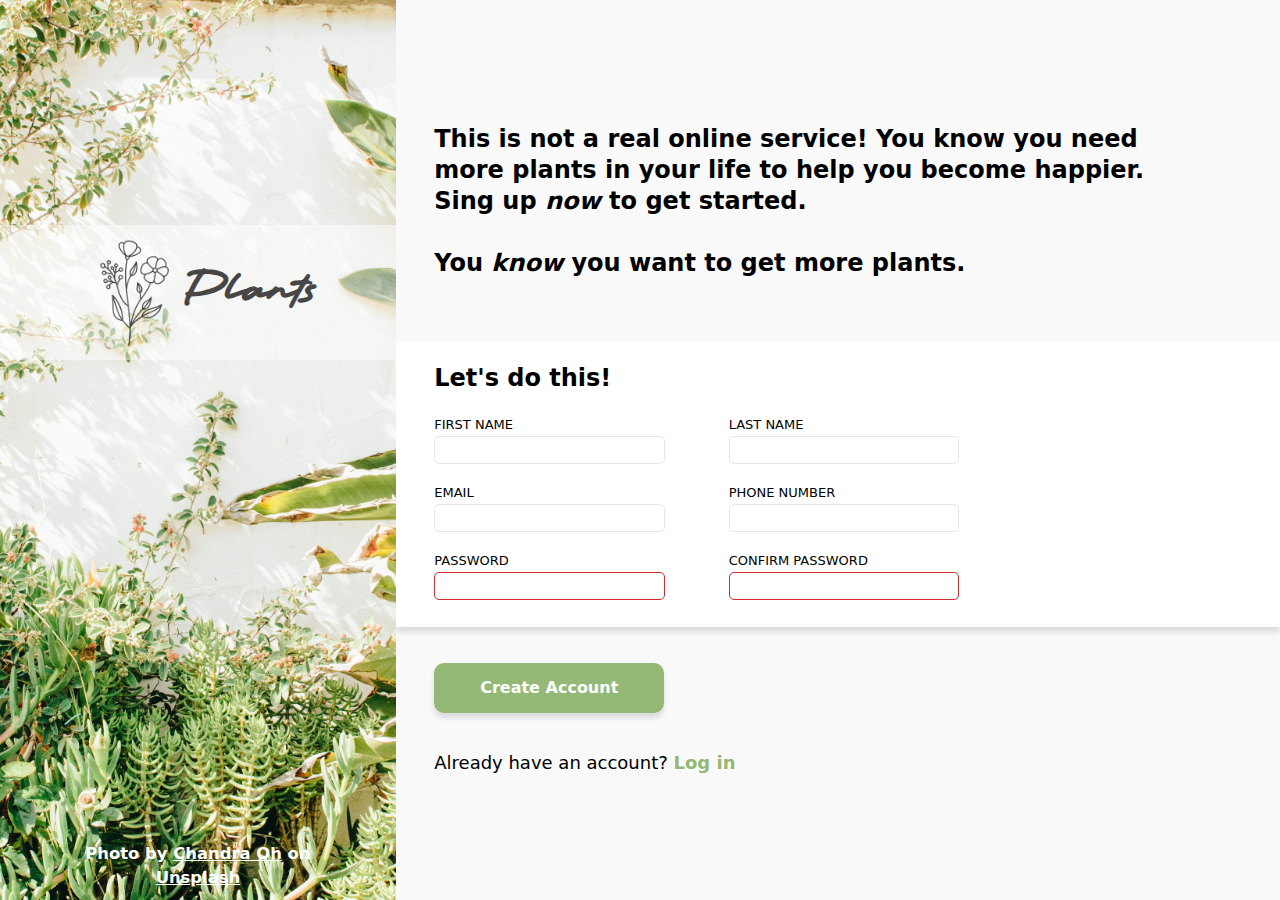
<file: index.html>
<!DOCTYPE html>
<html lang="en">
<head>
    <meta charset="UTF-8">
    <meta name="viewport" content="width=device-width, initial-scale=1.0">
    <title>Sign Up Form</title>
    <link rel="stylesheet" href="./index.css">
</head>
<body>
    <div class="container">
        <div class="side-bar">
            <div class="logo-container">
                <img src="./images/nature.png" alt="flower stem logo" class="logo">
                <h1>Plants</h1>
            </div>

            <img src="./images/chandra-oh-BR7x94Ix4ig-unsplash.jpg" alt="plants with white wall" class="background">
            
            <figcaption>
                Photo by <a href="https://unsplash.com/@ceveoh?utm_content=creditCopyText&utm_medium=referral&utm_source=unsplash">Chandra Oh</a> on <a href="https://unsplash.com/photos/green-leafed-plant-BR7x94Ix4ig?utm_content=creditCopyText&utm_medium=referral&utm_source=unsplash">Unsplash</a>
            </figcaption>
        </div>

        <div class="form-container">
            <h2 class="title">This is not a real online service! You know you need more plants in your life to help you become happier. <br>Sing up <i>now</i> to get started. <br><br>
            You <i>know</i> you want to get more plants. <br><br><br></h2>

            <form action="">
                <h2 id="form-title">Let's do this!</h2>

                <section>
                    <div>
                        <label for="first-name">FIRST NAME</label>
                        <br>
                        <input type="text" name="first-name" id="first-name" required>
                    </div>
                    
                    <div>
                        <label for="last-name">LAST NAME</label>
                        <br>
                        <input type="text" name="last-name" id="last-name" required>
                    </div>
                </section>

                <section>
                    <div>
                        <label for="email">EMAIL</label>
                        <br>
                        <input type="email" name="email" id="email" required>
                    </div>

                    <div>
                        <label for="phone">PHONE NUMBER</label>
                        <br>
                        <input type="tel" name="phone" id="phone" required>
                    </div>
                </section>

                <section>
                    <div>
                        <label for="password">PASSWORD</label>
                        <br>
                        <input type="password" name="password" id="password" required>
                    </div>

                    <div>
                        <label for="confirm-password">CONFIRM PASSWORD</label>
                        <br>
                        <input type="password" name="confirm-password" id="confirm-password" required>
                    </div>
                </section>
            </form>

            <button type="submit">Create Account</button>

            <p>Already have an account? <a href="" id="log-in">Log in</a></p>
        </div>
    </div>
</body>
</html>
</file>
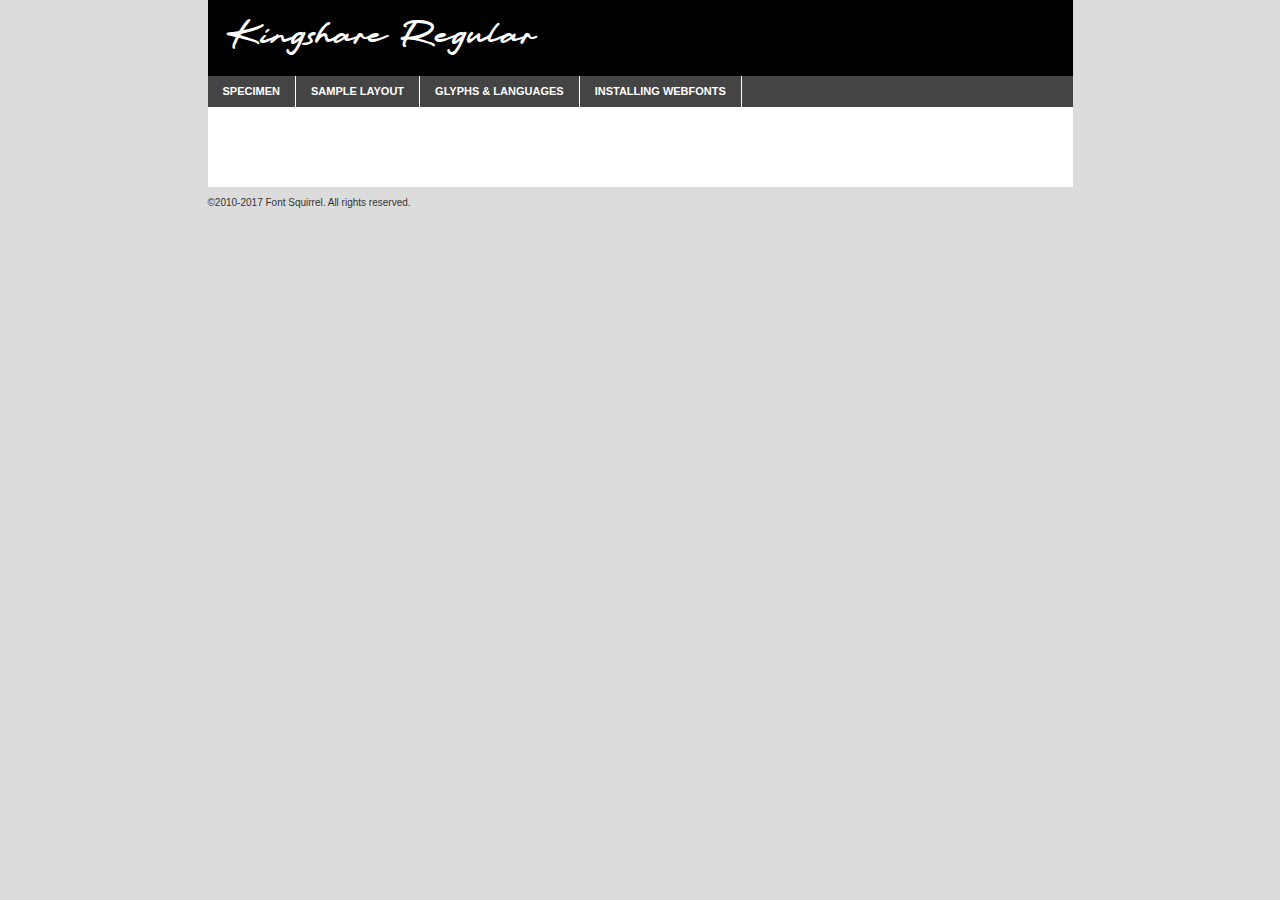
<file: fonts/kingshare-demo.html>
<!DOCTYPE html PUBLIC "-//W3C//DTD XHTML 1.0 Transitional//EN"
        "http://www.w3.org/TR/xhtml1/DTD/xhtml1-transitional.dtd">

<html xmlns="http://www.w3.org/1999/xhtml" xml:lang="en" lang="en">
<head>
    <meta http-equiv="Content-Type" content="text/html; charset=utf-8"/>
    <script src="http://ajax.googleapis.com/ajax/libs/jquery/1.7.2/jquery.min.js" type="text/javascript" charset="utf-8"></script>
    <script type="text/javascript">
		(function($) {
			$.fn.easyTabs = function(option) {
				var param = jQuery.extend({ fadeSpeed: 'fast', defaultContent: 1, activeClass: 'active' }, option);
				$(this).each(function() {
					var thisId = '#' + this.id;
					if ( param.defaultContent == '' )
					{
						param.defaultContent = 1;
					}
					if ( typeof param.defaultContent == 'number' )
					{
						var defaultTab = $(thisId + ' .tabs li:eq(' + (param.defaultContent - 1) + ') a').attr('href').substr(1);
					}
					else
					{
						var defaultTab = param.defaultContent;
					}
					$(thisId + ' .tabs li a').each(function() {
						var tabToHide = $(this).attr('href').substr(1);
						$('#' + tabToHide).addClass('easytabs-tab-content');
					});
					hideAll();
					changeContent(defaultTab);

					function hideAll() {$(thisId + ' .easytabs-tab-content').hide();}

					function changeContent(tabId)
					{
						hideAll();
						$(thisId + ' .tabs li').removeClass(param.activeClass);
						$(thisId + ' .tabs li a[href=#' + tabId + ']').closest('li').addClass(param.activeClass);
						if ( param.fadeSpeed != 'none' )
						{
							$(thisId + ' #' + tabId).fadeIn(param.fadeSpeed);
						}
						else
						{
							$(thisId + ' #' + tabId).show();
						}
					}

					$(thisId + ' .tabs li').click(function() {
						var tabId = $(this).find('a').attr('href').substr(1);
						changeContent(tabId);
						return false;
					});
				});
			}
		})(jQuery);
    </script>
    <link rel="stylesheet" href="specimen_files/specimen_stylesheet.css" type="text/css" charset="utf-8"/>
    <link rel="stylesheet" href="stylesheet.css" type="text/css" charset="utf-8"/>

    <style type="text/css">
        		body {
			font-family: 'kingshareregular';
        		}

            </style>

    <title>Kingshare Regular Specimen</title>


    <script type="text/javascript" charset="utf-8">
		$(document).ready(function() {
			$('#container').easyTabs({ defaultContent: 1 });
		});
    </script>
</head>

<body>
<div id="container">
    <div id="header">
		Kingshare Regular    </div>
    <ul class="tabs">
        <li><a href="#specimen">Specimen</a></li>
        <li><a href="#layout">Sample Layout</a></li>
		        <li><a href="#glyphs">Glyphs &amp; Languages</a></li>
        <li><a href="#installing">Installing Webfonts</a></li>

    </ul>

    <div id="main_content">


        <div id="specimen">

            <div class="section">
                <div class="grid12 firstcol">
                    <div class="huge">AaBb</div>
                </div>
            </div>

            <div class="section">
                <div class="glyph_range">A&#x200B;B&#x200b;C&#x200b;D&#x200b;E&#x200b;F&#x200b;G&#x200b;H&#x200b;I&#x200b;J&#x200b;K&#x200b;L&#x200b;M&#x200b;N&#x200b;O&#x200b;P&#x200b;Q&#x200b;R&#x200b;S&#x200b;T&#x200b;U&#x200b;V&#x200b;W&#x200b;X&#x200b;Y&#x200b;Z&#x200b;a&#x200b;b&#x200b;c&#x200b;d&#x200b;e&#x200b;f&#x200b;g&#x200b;h&#x200b;i&#x200b;j&#x200b;k&#x200b;l&#x200b;m&#x200b;n&#x200b;o&#x200b;p&#x200b;q&#x200b;r&#x200b;s&#x200b;t&#x200b;u&#x200b;v&#x200b;w&#x200b;x&#x200b;y&#x200b;z&#x200b;1&#x200b;2&#x200b;3&#x200b;4&#x200b;5&#x200b;6&#x200b;7&#x200b;8&#x200b;9&#x200b;0&#x200b;&amp;&#x200b;.&#x200b;,&#x200b;?&#x200b;!&#x200b;&#64;&#x200b;(&#x200b;)&#x200b;#&#x200b;$&#x200b;%&#x200b;*&#x200b;+&#x200b;-&#x200b;=&#x200b;:&#x200b;;</div>
            </div>
            <div class="section">
                <div class="grid12 firstcol">
                    <table class="sample_table">
                        <tr>
                            <td>10</td>
                            <td class="size10">abcdefghijklmnopqrstuvwxyzABCDEFGHIJKLMNOPQRSTUVWXYZ0123456789abcdefghijklmnopqrstuvwxyzABCDEFGHIJKLMNOPQRSTUVWXYZ0123456789abcdefghijklmnopqrstuvwxyzABCDEFGHIJKLMNOPQRSTUVWXYZ</td>
                        </tr>
                        <tr>
                            <td>11</td>
                            <td class="size11">abcdefghijklmnopqrstuvwxyzABCDEFGHIJKLMNOPQRSTUVWXYZ0123456789abcdefghijklmnopqrstuvwxyzABCDEFGHIJKLMNOPQRSTUVWXYZ0123456789abcdefghijklmnopqrstuvwxyzABCDEFGHIJKLMNOPQRSTUVWXYZ</td>
                        </tr>
                        <tr>
                            <td>12</td>
                            <td class="size12">abcdefghijklmnopqrstuvwxyzABCDEFGHIJKLMNOPQRSTUVWXYZ0123456789abcdefghijklmnopqrstuvwxyzABCDEFGHIJKLMNOPQRSTUVWXYZ0123456789abcdefghijklmnopqrstuvwxyzABCDEFGHIJKLMNOPQRSTUVWXYZ</td>
                        </tr>
                        <tr>
                            <td>13</td>
                            <td class="size13">abcdefghijklmnopqrstuvwxyzABCDEFGHIJKLMNOPQRSTUVWXYZ0123456789abcdefghijklmnopqrstuvwxyzABCDEFGHIJKLMNOPQRSTUVWXYZ0123456789abcdefghijklmnopqrstuvwxyzABCDEFGHIJKLMNOPQRSTUVWXYZ</td>
                        </tr>
                        <tr>
                            <td>14</td>
                            <td class="size14">abcdefghijklmnopqrstuvwxyzABCDEFGHIJKLMNOPQRSTUVWXYZ0123456789abcdefghijklmnopqrstuvwxyzABCDEFGHIJKLMNOPQRSTUVWXYZ0123456789abcdefghijklmnopqrstuvwxyzABCDEFGHIJKLMNOPQRSTUVWXYZ</td>
                        </tr>
                        <tr>
                            <td>16</td>
                            <td class="size16">abcdefghijklmnopqrstuvwxyzABCDEFGHIJKLMNOPQRSTUVWXYZ0123456789abcdefghijklmnopqrstuvwxyzABCDEFGHIJKLMNOPQRSTUVWXYZ</td>
                        </tr>
                        <tr>
                            <td>18</td>
                            <td class="size18">abcdefghijklmnopqrstuvwxyzABCDEFGHIJKLMNOPQRSTUVWXYZ0123456789abcdefghijklmnopqrstuvwxyzABCDEFGHIJKLMNOPQRSTUVWXYZ</td>
                        </tr>
                        <tr>
                            <td>20</td>
                            <td class="size20">abcdefghijklmnopqrstuvwxyzABCDEFGHIJKLMNOPQRSTUVWXYZ0123456789abcdefghijklmnopqrstuvwxyzABCDEFGHIJKLMNOPQRSTUVWXYZ</td>
                        </tr>
                        <tr>
                            <td>24</td>
                            <td class="size24">abcdefghijklmnopqrstuvwxyzABCDEFGHIJKLMNOPQRSTUVWXYZ0123456789abcdefghijklmnopqrstuvwxyzABCDEFGHIJKLMNOPQRSTUVWXYZ</td>
                        </tr>
                        <tr>
                            <td>30</td>
                            <td class="size30">abcdefghijklmnopqrstuvwxyzABCDEFGHIJKLMNOPQRSTUVWXYZ0123456789abcdefghijklmnopqrstuvwxyzABCDEFGHIJKLMNOPQRSTUVWXYZ</td>
                        </tr>
                        <tr>
                            <td>36</td>
                            <td class="size36">abcdefghijklmnopqrstuvwxyzABCDEFGHIJKLMNOPQRSTUVWXYZ0123456789abcdefghijklmnopqrstuvwxyzABCDEFGHIJKLMNOPQRSTUVWXYZ</td>
                        </tr>
                        <tr>
                            <td>48</td>
                            <td class="size48">abcdefghijklmnopqrstuvwxyzABCDEFGHIJKLMNOPQRSTUVWXYZ0123456789abcdefghijklmnopqrstuvwxyzABCDEFGHIJKLMNOPQRSTUVWXYZ</td>
                        </tr>
                        <tr>
                            <td>60</td>
                            <td class="size60">abcdefghijklmnopqrstuvwxyzABCDEFGHIJKLMNOPQRSTUVWXYZ0123456789abcdefghijklmnopqrstuvwxyzABCDEFGHIJKLMNOPQRSTUVWXYZ</td>
                        </tr>
                        <tr>
                            <td>72</td>
                            <td class="size72">abcdefghijklmnopqrstuvwxyzABCDEFGHIJKLMNOPQRSTUVWXYZ0123456789abcdefghijklmnopqrstuvwxyzABCDEFGHIJKLMNOPQRSTUVWXYZ</td>
                        </tr>
                        <tr>
                            <td>90</td>
                            <td class="size90">abcdefghijklmnopqrstuvwxyzABCDEFGHIJKLMNOPQRSTUVWXYZ0123456789abcdefghijklmnopqrstuvwxyzABCDEFGHIJKLMNOPQRSTUVWXYZ</td>
                        </tr>
                    </table>

                </div>

            </div>


            <div class="section" id="bodycomparison">


                <div id="xheight">
                    <div class="fontbody">&#x25FC;&#x25FC;&#x25FC;&#x25FC;&#x25FC;&#x25FC;&#x25FC;&#x25FC;&#x25FC;&#x25FC;&#x25FC;&#x25FC;&#x25FC;&#x25FC;&#x25FC;&#x25FC;&#x25FC;&#x25FC;&#x25FC;&#x25FC;&#x25FC;&#x25FC;&#x25FC;&#x25FC;&#x25FC;&#x25FC;&#x25FC;&#x25FC;&#x25FC;&#x25FC;&#x25FC;&#x25FC;&#x25FC;&#x25FC;&#x25FC;&#x25FC;&#x25FC;&#x25FC;&#x25FC;&#x25FC;&#x25FC;&#x25FC;&#x25FC;&#x25FC;&#x25FC;&#x25FC;&#x25FC;&#x25FC;&#x25FC;&#x25FC;&#x25FC;&#x25FC;&#x25FC;&#x25FC;&#x25FC;&#x25FC;&#x25FC;&#x25FC;&#x25FC;&#x25FC;&#x25FC;&#x25FC;&#x25FC;&#x25FC;&#x25FC;&#x25FC;&#x25FC;&#x25FC;&#x25FC;&#x25FC;&#x25FC;&#x25FC;&#x25FC;&#x25FC;&#x25FC;&#x25FC;&#x25FC;&#x25FC;&#x25FC;&#x25FC;&#x25FC;&#x25FC;&#x25FC;&#x25FC;&#x25FC;&#x25FC;&#x25FC;&#x25FC;&#x25FC;&#x25FC;&#x25FC;&#x25FC;&#x25FC;&#x25FC;&#x25FC;&#x25FC;&#x25FC;&#x25FC;&#x25FC;body</div>
                    <div class="arialbody">body</div>
                    <div class="verdanabody">body</div>
                    <div class="georgiabody">body</div>
                </div>
                <div class="fontbody" style="z-index:1">
                    body<span>Kingshare Regular</span>
                </div>
                <div class="arialbody" style="z-index:1">
                    body<span>Arial</span>
                </div>
                <div class="verdanabody" style="z-index:1">
                    body<span>Verdana</span>
                </div>
                <div class="georgiabody" style="z-index:1">
                    body<span>Georgia</span>
                </div>


            </div>


            <div class="section psample psample_row1" id="">

                <div class="grid2 firstcol">
                    <p class="size10"><span>10.</span>Aenean lacinia bibendum nulla sed consectetur. Fusce dapibus, tellus ac cursus commodo, tortor mauris condimentum nibh, ut fermentum massa justo sit amet risus. Nullam id dolor id nibh ultricies vehicula ut id elit. Cum sociis natoque penatibus et magnis dis parturient montes, nascetur ridiculus mus. Nulla vitae elit libero, a pharetra augue.</p>

                </div>
                <div class="grid3">
                    <p class="size11"><span>11.</span>Aenean lacinia bibendum nulla sed consectetur. Fusce dapibus, tellus ac cursus commodo, tortor mauris condimentum nibh, ut fermentum massa justo sit amet risus. Nullam id dolor id nibh ultricies vehicula ut id elit. Cum sociis natoque penatibus et magnis dis parturient montes, nascetur ridiculus mus. Nulla vitae elit libero, a pharetra augue.</p>

                </div>
                <div class="grid3">
                    <p class="size12"><span>12.</span>Aenean lacinia bibendum nulla sed consectetur. Fusce dapibus, tellus ac cursus commodo, tortor mauris condimentum nibh, ut fermentum massa justo sit amet risus. Nullam id dolor id nibh ultricies vehicula ut id elit. Cum sociis natoque penatibus et magnis dis parturient montes, nascetur ridiculus mus. Nulla vitae elit libero, a pharetra augue.</p>

                </div>
                <div class="grid4">
                    <p class="size13"><span>13.</span>Aenean lacinia bibendum nulla sed consectetur. Fusce dapibus, tellus ac cursus commodo, tortor mauris condimentum nibh, ut fermentum massa justo sit amet risus. Nullam id dolor id nibh ultricies vehicula ut id elit. Cum sociis natoque penatibus et magnis dis parturient montes, nascetur ridiculus mus. Nulla vitae elit libero, a pharetra augue.</p>

                </div>
                <div class="white_blend"></div>

            </div>
            <div class="section psample psample_row2" id="">
                <div class="grid3 firstcol">
                    <p class="size14"><span>14.</span>Aenean lacinia bibendum nulla sed consectetur. Fusce dapibus, tellus ac cursus commodo, tortor mauris condimentum nibh, ut fermentum massa justo sit amet risus. Nullam id dolor id nibh ultricies vehicula ut id elit. Cum sociis natoque penatibus et magnis dis parturient montes, nascetur ridiculus mus. Nulla vitae elit libero, a pharetra augue.</p>

                </div>
                <div class="grid4">
                    <p class="size16"><span>16.</span>Aenean lacinia bibendum nulla sed consectetur. Fusce dapibus, tellus ac cursus commodo, tortor mauris condimentum nibh, ut fermentum massa justo sit amet risus. Nullam id dolor id nibh ultricies vehicula ut id elit. Cum sociis natoque penatibus et magnis dis parturient montes, nascetur ridiculus mus. Nulla vitae elit libero, a pharetra augue.</p>

                </div>
                <div class="grid5">
                    <p class="size18"><span>18.</span>Aenean lacinia bibendum nulla sed consectetur. Fusce dapibus, tellus ac cursus commodo, tortor mauris condimentum nibh, ut fermentum massa justo sit amet risus. Nullam id dolor id nibh ultricies vehicula ut id elit. Cum sociis natoque penatibus et magnis dis parturient montes, nascetur ridiculus mus. Nulla vitae elit libero, a pharetra augue.</p>

                </div>

                <div class="white_blend"></div>

            </div>

            <div class="section psample psample_row3" id="">
                <div class="grid5 firstcol">
                    <p class="size20"><span>20.</span>Aenean lacinia bibendum nulla sed consectetur. Fusce dapibus, tellus ac cursus commodo, tortor mauris condimentum nibh, ut fermentum massa justo sit amet risus. Nullam id dolor id nibh ultricies vehicula ut id elit. Cum sociis natoque penatibus et magnis dis parturient montes, nascetur ridiculus mus. Nulla vitae elit libero, a pharetra augue.</p>
                </div>
                <div class="grid7">
                    <p class="size24"><span>24.</span>Aenean lacinia bibendum nulla sed consectetur. Fusce dapibus, tellus ac cursus commodo, tortor mauris condimentum nibh, ut fermentum massa justo sit amet risus. Nullam id dolor id nibh ultricies vehicula ut id elit. Cum sociis natoque penatibus et magnis dis parturient montes, nascetur ridiculus mus. Nulla vitae elit libero, a pharetra augue.</p>
                </div>

                <div class="white_blend"></div>

            </div>

            <div class="section psample psample_row4" id="">
                <div class="grid12 firstcol">
                    <p class="size30"><span>30.</span>Aenean lacinia bibendum nulla sed consectetur. Fusce dapibus, tellus ac cursus commodo, tortor mauris condimentum nibh, ut fermentum massa justo sit amet risus. Nullam id dolor id nibh ultricies vehicula ut id elit. Cum sociis natoque penatibus et magnis dis parturient montes, nascetur ridiculus mus. Nulla vitae elit libero, a pharetra augue.</p>
                </div>
                <div class="white_blend"></div>

            </div>


            <div class="section psample psample_row1 fullreverse">
                <div class="grid2 firstcol">
                    <p class="size10"><span>10.</span>Aenean lacinia bibendum nulla sed consectetur. Fusce dapibus, tellus ac cursus commodo, tortor mauris condimentum nibh, ut fermentum massa justo sit amet risus. Nullam id dolor id nibh ultricies vehicula ut id elit. Cum sociis natoque penatibus et magnis dis parturient montes, nascetur ridiculus mus. Nulla vitae elit libero, a pharetra augue.</p>

                </div>
                <div class="grid3">
                    <p class="size11"><span>11.</span>Aenean lacinia bibendum nulla sed consectetur. Fusce dapibus, tellus ac cursus commodo, tortor mauris condimentum nibh, ut fermentum massa justo sit amet risus. Nullam id dolor id nibh ultricies vehicula ut id elit. Cum sociis natoque penatibus et magnis dis parturient montes, nascetur ridiculus mus. Nulla vitae elit libero, a pharetra augue.</p>

                </div>
                <div class="grid3">
                    <p class="size12"><span>12.</span>Aenean lacinia bibendum nulla sed consectetur. Fusce dapibus, tellus ac cursus commodo, tortor mauris condimentum nibh, ut fermentum massa justo sit amet risus. Nullam id dolor id nibh ultricies vehicula ut id elit. Cum sociis natoque penatibus et magnis dis parturient montes, nascetur ridiculus mus. Nulla vitae elit libero, a pharetra augue.</p>

                </div>
                <div class="grid4">
                    <p class="size13"><span>13.</span>Aenean lacinia bibendum nulla sed consectetur. Fusce dapibus, tellus ac cursus commodo, tortor mauris condimentum nibh, ut fermentum massa justo sit amet risus. Nullam id dolor id nibh ultricies vehicula ut id elit. Cum sociis natoque penatibus et magnis dis parturient montes, nascetur ridiculus mus. Nulla vitae elit libero, a pharetra augue.</p>

                </div>
                <div class="black_blend"></div>

            </div>

            <div class="section psample psample_row2 fullreverse">
                <div class="grid3 firstcol">
                    <p class="size14"><span>14.</span>Aenean lacinia bibendum nulla sed consectetur. Fusce dapibus, tellus ac cursus commodo, tortor mauris condimentum nibh, ut fermentum massa justo sit amet risus. Nullam id dolor id nibh ultricies vehicula ut id elit. Cum sociis natoque penatibus et magnis dis parturient montes, nascetur ridiculus mus. Nulla vitae elit libero, a pharetra augue.</p>

                </div>
                <div class="grid4">
                    <p class="size16"><span>16.</span>Aenean lacinia bibendum nulla sed consectetur. Fusce dapibus, tellus ac cursus commodo, tortor mauris condimentum nibh, ut fermentum massa justo sit amet risus. Nullam id dolor id nibh ultricies vehicula ut id elit. Cum sociis natoque penatibus et magnis dis parturient montes, nascetur ridiculus mus. Nulla vitae elit libero, a pharetra augue.</p>

                </div>
                <div class="grid5">
                    <p class="size18"><span>18.</span>Aenean lacinia bibendum nulla sed consectetur. Fusce dapibus, tellus ac cursus commodo, tortor mauris condimentum nibh, ut fermentum massa justo sit amet risus. Nullam id dolor id nibh ultricies vehicula ut id elit. Cum sociis natoque penatibus et magnis dis parturient montes, nascetur ridiculus mus. Nulla vitae elit libero, a pharetra augue.</p>

                </div>
                <div class="black_blend"></div>

            </div>

            <div class="section psample fullreverse psample_row3" id="">
                <div class="grid5 firstcol">
                    <p class="size20"><span>20.</span>Aenean lacinia bibendum nulla sed consectetur. Fusce dapibus, tellus ac cursus commodo, tortor mauris condimentum nibh, ut fermentum massa justo sit amet risus. Nullam id dolor id nibh ultricies vehicula ut id elit. Cum sociis natoque penatibus et magnis dis parturient montes, nascetur ridiculus mus. Nulla vitae elit libero, a pharetra augue.</p>
                </div>
                <div class="grid7">
                    <p class="size24"><span>24.</span>Aenean lacinia bibendum nulla sed consectetur. Fusce dapibus, tellus ac cursus commodo, tortor mauris condimentum nibh, ut fermentum massa justo sit amet risus. Nullam id dolor id nibh ultricies vehicula ut id elit. Cum sociis natoque penatibus et magnis dis parturient montes, nascetur ridiculus mus. Nulla vitae elit libero, a pharetra augue.</p>
                </div>

                <div class="black_blend"></div>

            </div>

            <div class="section psample fullreverse psample_row4" id="" style="border-bottom: 20px #000 solid;">
                <div class="grid12 firstcol">
                    <p class="size30"><span>30.</span>Aenean lacinia bibendum nulla sed consectetur. Fusce dapibus, tellus ac cursus commodo, tortor mauris condimentum nibh, ut fermentum massa justo sit amet risus. Nullam id dolor id nibh ultricies vehicula ut id elit. Cum sociis natoque penatibus et magnis dis parturient montes, nascetur ridiculus mus. Nulla vitae elit libero, a pharetra augue.</p>
                </div>
                <div class="black_blend"></div>

            </div>


        </div>

        <div id="layout">

            <div class="section">

                <div class="grid12 firstcol">
                    <h1>Lorem Ipsum Dolor</h1>
                    <h2>Etiam porta sem malesuada magna mollis euismod</h2>

                    <p class="byline">By <a href="#link">Aenean Lacinia</a></p>
                </div>
            </div>
            <div class="section">
                <div class="grid8 firstcol">
                    <p class="large">Donec sed odio dui. Morbi leo risus, porta ac consectetur ac, vestibulum at eros. Fusce dapibus, tellus ac cursus commodo, tortor mauris condimentum nibh, ut fermentum massa justo sit amet risus. </p>


                    <h3>Pellentesque ornare sem</h3>

                    <p>Maecenas sed diam eget risus varius blandit sit amet non magna. Maecenas faucibus mollis interdum. Donec ullamcorper nulla non metus auctor fringilla. Nullam id dolor id nibh ultricies vehicula ut id elit. Nullam id dolor id nibh ultricies vehicula ut id elit. </p>

                    <p>Aenean eu leo quam. Pellentesque ornare sem lacinia quam venenatis vestibulum. Lorem ipsum dolor sit amet, consectetur adipiscing elit. Cum sociis natoque penatibus et magnis dis parturient montes, nascetur ridiculus mus. </p>

                    <p>Nulla vitae elit libero, a pharetra augue. Praesent commodo cursus magna, vel scelerisque nisl consectetur et. Aenean lacinia bibendum nulla sed consectetur. </p>

                    <p>Nullam quis risus eget urna mollis ornare vel eu leo. Nullam quis risus eget urna mollis ornare vel eu leo. Maecenas sed diam eget risus varius blandit sit amet non magna. Donec ullamcorper nulla non metus auctor fringilla. </p>

                    <h3>Cras mattis consectetur</h3>

                    <p>Aenean eu leo quam. Pellentesque ornare sem lacinia quam venenatis vestibulum. Aenean lacinia bibendum nulla sed consectetur. Integer posuere erat a ante venenatis dapibus posuere velit aliquet. Cras mattis consectetur purus sit amet fermentum. </p>

                    <p>Nullam id dolor id nibh ultricies vehicula ut id elit. Nullam quis risus eget urna mollis ornare vel eu leo. Cras mattis consectetur purus sit amet fermentum.</p>
                </div>

                <div class="grid4 sidebar">

                    <div class="box reverse">
                        <p class="last">Nullam quis risus eget urna mollis ornare vel eu leo. Donec ullamcorper nulla non metus auctor fringilla. Cras mattis consectetur purus sit amet fermentum. Sed posuere consectetur est at lobortis. Lorem ipsum dolor sit amet, consectetur adipiscing elit. </p>
                    </div>

                    <p class="caption">Maecenas sed diam eget risus varius.</p>

                    <p>Vestibulum id ligula porta felis euismod semper. Integer posuere erat a ante venenatis dapibus posuere velit aliquet. Vestibulum id ligula porta felis euismod semper. Sed posuere consectetur est at lobortis. Maecenas sed diam eget risus varius blandit sit amet non magna. Fusce dapibus, tellus ac cursus commodo, tortor mauris condimentum nibh, ut fermentum massa justo sit amet risus. </p>


                    <p>Duis mollis, est non commodo luctus, nisi erat porttitor ligula, eget lacinia odio sem nec elit. Aenean lacinia bibendum nulla sed consectetur. Vivamus sagittis lacus vel augue laoreet rutrum faucibus dolor auctor. Aenean lacinia bibendum nulla sed consectetur. Nullam quis risus eget urna mollis ornare vel eu leo. </p>

                    <p>Praesent commodo cursus magna, vel scelerisque nisl consectetur et. Donec ullamcorper nulla non metus auctor fringilla. Maecenas faucibus mollis interdum. Fusce dapibus, tellus ac cursus commodo, tortor mauris condimentum nibh, ut fermentum massa justo sit amet risus. </p>

                </div>
            </div>

        </div>


		

        <div id="glyphs">
            <div class="section">
                <div class="grid12 firstcol">

                    <h1>Language Support</h1>
                    <p>The subset of Kingshare Regular in this kit supports the following languages:<br/>

						English, Arrernte, Bislama, Cebuano, Fijian, Gilbertese, Hmong, Ibanag, Iloko_ilokano, Interglossa_glosa, Interlingua, Lojban, Norfolk_pitcairnese, Oromo, Rotokas, Seychelles_creole, Shona, Somali, Southern_ndebele, Swahili, Swati_swazi, Tok_pisin, Warlpiri, Xhosa, Zulu, Latinbasic, Demo                    </p>
                    <h1>Glyph Chart</h1>
                    <p>The subset of Kingshare Regular in this kit includes all the glyphs listed below. Unicode entities are included above each glyph to help you insert individual characters into your layout.</p>
                    <div id="glyph_chart">

																																	                                <div><p>&amp;#13;</p>&#13;</div>
																				                                <div><p>&amp;#32;</p>&#32;</div>
																				                                <div><p>&amp;#33;</p>&#33;</div>
																				                                <div><p>&amp;#34;</p>&#34;</div>
																				                                <div><p>&amp;#36;</p>&#36;</div>
																				                                <div><p>&amp;#37;</p>&#37;</div>
																				                                <div><p>&amp;#38;</p>&#38;</div>
																				                                <div><p>&amp;#39;</p>&#39;</div>
																				                                <div><p>&amp;#40;</p>&#40;</div>
																				                                <div><p>&amp;#41;</p>&#41;</div>
																				                                <div><p>&amp;#42;</p>&#42;</div>
																				                                <div><p>&amp;#43;</p>&#43;</div>
																				                                <div><p>&amp;#44;</p>&#44;</div>
																				                                <div><p>&amp;#45;</p>&#45;</div>
																				                                <div><p>&amp;#46;</p>&#46;</div>
																				                                <div><p>&amp;#48;</p>&#48;</div>
																				                                <div><p>&amp;#49;</p>&#49;</div>
																				                                <div><p>&amp;#50;</p>&#50;</div>
																				                                <div><p>&amp;#51;</p>&#51;</div>
																				                                <div><p>&amp;#52;</p>&#52;</div>
																				                                <div><p>&amp;#53;</p>&#53;</div>
																				                                <div><p>&amp;#54;</p>&#54;</div>
																				                                <div><p>&amp;#55;</p>&#55;</div>
																				                                <div><p>&amp;#56;</p>&#56;</div>
																				                                <div><p>&amp;#57;</p>&#57;</div>
																				                                <div><p>&amp;#58;</p>&#58;</div>
																				                                <div><p>&amp;#59;</p>&#59;</div>
																				                                <div><p>&amp;#61;</p>&#61;</div>
																				                                <div><p>&amp;#63;</p>&#63;</div>
																				                                <div><p>&amp;#64;</p>&#64;</div>
																				                                <div><p>&amp;#65;</p>&#65;</div>
																				                                <div><p>&amp;#66;</p>&#66;</div>
																				                                <div><p>&amp;#67;</p>&#67;</div>
																				                                <div><p>&amp;#68;</p>&#68;</div>
																				                                <div><p>&amp;#69;</p>&#69;</div>
																				                                <div><p>&amp;#70;</p>&#70;</div>
																				                                <div><p>&amp;#71;</p>&#71;</div>
																				                                <div><p>&amp;#72;</p>&#72;</div>
																				                                <div><p>&amp;#73;</p>&#73;</div>
																				                                <div><p>&amp;#74;</p>&#74;</div>
																				                                <div><p>&amp;#75;</p>&#75;</div>
																				                                <div><p>&amp;#76;</p>&#76;</div>
																				                                <div><p>&amp;#77;</p>&#77;</div>
																				                                <div><p>&amp;#78;</p>&#78;</div>
																				                                <div><p>&amp;#79;</p>&#79;</div>
																				                                <div><p>&amp;#80;</p>&#80;</div>
																				                                <div><p>&amp;#81;</p>&#81;</div>
																				                                <div><p>&amp;#82;</p>&#82;</div>
																				                                <div><p>&amp;#83;</p>&#83;</div>
																				                                <div><p>&amp;#84;</p>&#84;</div>
																				                                <div><p>&amp;#85;</p>&#85;</div>
																				                                <div><p>&amp;#86;</p>&#86;</div>
																				                                <div><p>&amp;#87;</p>&#87;</div>
																				                                <div><p>&amp;#88;</p>&#88;</div>
																				                                <div><p>&amp;#89;</p>&#89;</div>
																				                                <div><p>&amp;#90;</p>&#90;</div>
																				                                <div><p>&amp;#92;</p>&#92;</div>
																				                                <div><p>&amp;#95;</p>&#95;</div>
																				                                <div><p>&amp;#97;</p>&#97;</div>
																				                                <div><p>&amp;#98;</p>&#98;</div>
																				                                <div><p>&amp;#99;</p>&#99;</div>
																				                                <div><p>&amp;#100;</p>&#100;</div>
																				                                <div><p>&amp;#101;</p>&#101;</div>
																				                                <div><p>&amp;#102;</p>&#102;</div>
																				                                <div><p>&amp;#103;</p>&#103;</div>
																				                                <div><p>&amp;#104;</p>&#104;</div>
																				                                <div><p>&amp;#105;</p>&#105;</div>
																				                                <div><p>&amp;#106;</p>&#106;</div>
																				                                <div><p>&amp;#107;</p>&#107;</div>
																				                                <div><p>&amp;#108;</p>&#108;</div>
																				                                <div><p>&amp;#109;</p>&#109;</div>
																				                                <div><p>&amp;#110;</p>&#110;</div>
																				                                <div><p>&amp;#111;</p>&#111;</div>
																				                                <div><p>&amp;#112;</p>&#112;</div>
																				                                <div><p>&amp;#113;</p>&#113;</div>
																				                                <div><p>&amp;#114;</p>&#114;</div>
																				                                <div><p>&amp;#115;</p>&#115;</div>
																				                                <div><p>&amp;#116;</p>&#116;</div>
																				                                <div><p>&amp;#117;</p>&#117;</div>
																				                                <div><p>&amp;#118;</p>&#118;</div>
																				                                <div><p>&amp;#119;</p>&#119;</div>
																				                                <div><p>&amp;#120;</p>&#120;</div>
																				                                <div><p>&amp;#121;</p>&#121;</div>
																				                                <div><p>&amp;#122;</p>&#122;</div>
																				                                <div><p>&amp;#124;</p>&#124;</div>
																				                                <div><p>&amp;#126;</p>&#126;</div>
																				                                <div><p>&amp;#160;</p>&#160;</div>
																				                                <div><p>&amp;#162;</p>&#162;</div>
																				                                <div><p>&amp;#163;</p>&#163;</div>
																				                                <div><p>&amp;#164;</p>&#164;</div>
																				                                <div><p>&amp;#165;</p>&#165;</div>
																				                                <div><p>&amp;#173;</p>&#173;</div>
																				                                <div><p>&amp;#177;</p>&#177;</div>
																				                                <div><p>&amp;#181;</p>&#181;</div>
																				                                <div><p>&amp;#182;</p>&#182;</div>
																				                                <div><p>&amp;#215;</p>&#215;</div>
																				                                <div><p>&amp;#247;</p>&#247;</div>
																				                                <div><p>&amp;#8192;</p>&#8192;</div>
																				                                <div><p>&amp;#8193;</p>&#8193;</div>
																				                                <div><p>&amp;#8194;</p>&#8194;</div>
																				                                <div><p>&amp;#8195;</p>&#8195;</div>
																				                                <div><p>&amp;#8196;</p>&#8196;</div>
																				                                <div><p>&amp;#8197;</p>&#8197;</div>
																				                                <div><p>&amp;#8198;</p>&#8198;</div>
																				                                <div><p>&amp;#8199;</p>&#8199;</div>
																				                                <div><p>&amp;#8200;</p>&#8200;</div>
																				                                <div><p>&amp;#8201;</p>&#8201;</div>
																				                                <div><p>&amp;#8202;</p>&#8202;</div>
																				                                <div><p>&amp;#8208;</p>&#8208;</div>
																				                                <div><p>&amp;#8209;</p>&#8209;</div>
																				                                <div><p>&amp;#8210;</p>&#8210;</div>
																				                                <div><p>&amp;#8211;</p>&#8211;</div>
																				                                <div><p>&amp;#8212;</p>&#8212;</div>
																				                                <div><p>&amp;#8216;</p>&#8216;</div>
																				                                <div><p>&amp;#8217;</p>&#8217;</div>
																				                                <div><p>&amp;#8220;</p>&#8220;</div>
																				                                <div><p>&amp;#8221;</p>&#8221;</div>
																				                                <div><p>&amp;#8239;</p>&#8239;</div>
																				                                <div><p>&amp;#8287;</p>&#8287;</div>
																				                                <div><p>&amp;#8364;</p>&#8364;</div>
																				                                <div><p>&amp;#8482;</p>&#8482;</div>
																				                                <div><p>&amp;#9724;</p>&#9724;</div>
																																													                    </div>
                </div>


            </div>
        </div>


        <div id="specs">

        </div>

        <div id="installing">
            <div class="section">
                <div class="grid7 firstcol">
                    <h1>Installing Webfonts</h1>

                    <p>Webfonts are supported by all major browser platforms but not all in the same way. There are currently four different font formats that must be included in order to target all browsers. This includes TTF, WOFF, EOT and SVG.</p>

                    <h2>1. Upload your webfonts</h2>
                    <p>You must upload your webfont kit to your website. They should be in or near the same directory as your CSS files.</p>

                    <h2>2. Include the webfont stylesheet</h2>
                    <p>A special CSS @font-face declaration helps the various browsers select the appropriate font it needs without causing you a bunch of headaches. Learn more about this syntax by reading the <a href="https://www.fontspring.com/blog/further-hardening-of-the-bulletproof-syntax">Fontspring blog post</a> about it. The code for it is as follows:</p>


                    <code>
                        @font-face{
                        font-family: 'MyWebFont';
                        src: url('WebFont.eot');
                        src: url('WebFont.eot?#iefix') format('embedded-opentype'),
                        url('WebFont.woff') format('woff'),
                        url('WebFont.ttf') format('truetype'),
                        url('WebFont.svg#webfont') format('svg');
                        }
                    </code>

                    <p>We've already gone ahead and generated the code for you. All you have to do is link to the stylesheet in your HTML, like this:</p>
                    <code>&lt;link rel=&quot;stylesheet&quot; href=&quot;stylesheet.css&quot; type=&quot;text/css&quot; charset=&quot;utf-8&quot; /&gt;</code>

                    <h2>3. Modify your own stylesheet</h2>
                    <p>To take advantage of your new fonts, you must tell your stylesheet to use them. Look at the original @font-face declaration above and find the property called "font-family." The name linked there will be what you use to reference the font. Prepend that webfont name to the font stack in the "font-family" property, inside the selector you want to change. For example:</p>
                    <code>p { font-family: 'WebFont', Arial, sans-serif; }</code>

                    <h2>4. Test</h2>
                    <p>Getting webfonts to work cross-browser <em>can</em> be tricky. Use the information in the sidebar to help you if you find that fonts aren't loading in a particular browser.</p>
                </div>

                <div class="grid5 sidebar">
                    <div class="box">
                        <h2>Troubleshooting<br/>Font-Face Problems</h2>
                        <p>Having trouble getting your webfonts to load in your new website? Here are some tips to sort out what might be the problem.</p>

                        <h3>Fonts not showing in any browser</h3>

                        <p>This sounds like you need to work on the plumbing. You either did not upload the fonts to the correct directory, or you did not link the fonts properly in the CSS. If you've confirmed that all this is correct and you still have a problem, take a look at your .htaccess file and see if requests are getting intercepted.</p>

                        <h3>Fonts not loading in iPhone or iPad</h3>

                        <p>The most common problem here is that you are serving the fonts from an IIS server. IIS refuses to serve files that have unknown MIME types. If that is the case, you must set the MIME type for SVG to "image/svg+xml" in the server settings. Follow these instructions from Microsoft if you need help.</p>

                        <h3>Fonts not loading in Firefox</h3>

                        <p>The primary reason for this failure? You are still using a version Firefox older than 3.5. So upgrade already! If that isn't it, then you are very likely serving fonts from a different domain. Firefox requires that all font assets be served from the same domain. Lastly it is possible that you need to add WOFF to your list of MIME types (if you are serving via IIS.)</p>

                        <h3>Fonts not loading in IE</h3>

                        <p>Are you looking at Internet Explorer on an actual Windows machine or are you cheating by using a service like Adobe BrowserLab? Many of these screenshot services do not render @font-face for IE. Best to test it on a real machine.</p>

                        <h3>Fonts not loading in IE9</h3>

                        <p>IE9, like Firefox, requires that fonts be served from the same domain as the website. Make sure that is the case.</p>
                    </div>
                </div>
            </div>

        </div>

    </div>
    <div id="footer">
        <p>&copy;2010-2017 Font Squirrel. All rights reserved.</p>
    </div>
</div>
</body>
</html>
</file>
<file: fonts/stylesheet.css>
/*! Generated by Font Squirrel (https://www.fontsquirrel.com) on May 11, 2024 */



@font-face {
    font-family: 'kingshareregular';
    src: url('kingshare-webfont.woff2') format('woff2'),
         url('kingshare-webfont.woff') format('woff');
    font-weight: normal;
    font-style: normal;

}
</file>
<file: index.css>
/*
  Josh's Custom CSS Reset
  https://www.joshwcomeau.com/css/custom-css-reset/
*/
*, *::before, *::after {
    box-sizing: border-box;
}
* {
    margin: 0;
}
body {
    line-height: 1.5;
    -webkit-font-smoothing: antialiased;
}
img, picture, video, canvas, svg {
    display: block;
    max-width: 100%;
}
input, button, textarea, select {
    font: inherit;
}
p, h1, h2, h3, h4, h5, h6 {
    overflow-wrap: break-word;
}
#root, #__next {
    isolation: isolate;
}

body {
    font-family:system-ui, -apple-system, BlinkMacSystemFont, 'Segoe UI', Roboto, Oxygen, Ubuntu, Cantarell, 'Open Sans', 'Helvetica Neue', sans-serif;
    background-color: rgb(249, 249, 249);
}

.container {
    display: flex;
    flex-direction: row;
    height: 100vh;
}

.side-bar {
    width: calc(45% + 15vh);
    position: relative;
    display: flex;
    justify-content: center;
    /* flex: 1.5; */
}

.background {
    height: 100%;
    width: 100%;
    object-fit: cover;
}

.logo-container {
    position: absolute;
    display: flex;   
    flex-direction: row;
    align-items: center;
    justify-content: center;
    margin-top: 25vh;
    height: 15vh;
    width: 100%;
    background-color: rgb(255, 255, 255, 0.7);
    opacity: 0.7;
    overflow: hidden;
}

.logo {
    height: 80%;
}

@font-face {
    font-family: 'kingshareregular';
    src: url('./fonts/kingshare-webfont.woff2') format('woff2'),
         url('./fonts/kingshare-webfont.woff') format('woff');
    font-weight: normal;
    font-style: normal;
}

h1 {
    font-family: 'kingshareregular';
    font-size: calc(20px + 2vw);
}

figcaption {
    position: absolute;
    bottom: 1vh;
    font-size: calc(10px + 0.5vw);
    overflow: hidden;
    color: white;
    width: inherit;
    text-align: center;
    font-weight: 600;
}

figcaption>a:link,
figcaption>a:visited {
    color: white;
}

.form-container {
    display: flex;
    flex-direction: column;
    justify-content: center;
}

.title {
    line-height: 1.3;
    padding-right: 10vw;
    padding-left: 3vw;
}

.title,
#form-title {
    font-weight: 600;
}

form {
    background-color: white;
    box-shadow: 0px 5px 5px gainsboro;
    padding: 2vh 1vw 3vh 3vw;
    display: flex;
    flex-direction: column;
    gap: 1.8vh;
}

section {
    display: flex;
    flex-direction: row;
    gap: 5vw;
}

label {
    font-size: small;
}

input {
    width: 18vw;
    min-width: 200px;
    border-radius: 5px;
    box-shadow: none;
    border-color: #E5E7EB;
    border-style: solid;
    border-width: 1px;
}

input:focus {
    border-color: blue;
    box-shadow: 0px 5px 5px gainsboro;
}

#password:invalid,
#confirm-password:invalid {
    border-color: rgb(212, 42, 42);
}

button {
    background-color: #94b875;
    box-shadow: 0px 5px 5px gainsboro;
    color: white;
    font-weight: 800;
    border-radius: 10px;
    border: none;
    width: 230px;
    height: 50px;
    margin: 4vh 3vw 4vh;
}

p {
    margin-left: 3vw;
    font-size: large;
}

p>a:visited,
p>a:link {
    color: #94b875;
    text-decoration: none;
    font-weight: 800;
}
</file>
<file: fonts/specimen_files/specimen_stylesheet.css>
@import url('grid_12-825-55-15.css');

/*  
	CSS Reset by Eric Meyer - Released under Public Domain
    http://meyerweb.com/eric/tools/css/reset/
*/
html, body, div, span, applet, object, iframe,
h1, h2, h3, h4, h5, h6, p, blockquote, pre,
a, abbr, acronym, address, big, cite, code,
del, dfn, em, font, img, ins, kbd, q, s, samp,
small, strike, strong, sub, sup, tt, var,
b, u, i, center, dl, dt, dd, ol, ul, li,
fieldset, form, label, legend, table,
caption, tbody, tfoot, thead, tr, th, td {
	margin:         0;
	padding:        0;
	border:         0;
	outline:        0;
	font-size:      100%;
	vertical-align: baseline;
	background:     transparent;
}

body {
	line-height: 1;
}

ol, ul {
	list-style: none;
}

blockquote, q {
	quotes: none;
}

blockquote:before, blockquote:after,
q:before, q:after {
	content: '';
	content: none;
}

:focus {
	outline: 0;
}

ins {
	text-decoration: none;
}

del {
	text-decoration: line-through;
}

table {
	border-collapse: collapse;
	border-spacing:  0;
}


body {
	color:            #000;
	background-color: #dcdcdc;
}

a {
	text-decoration: none;
	color:           #1883ba;
}

h1 {
	font-size:     32px;
	font-weight:   normal;
	font-style:    normal;
	margin-bottom: 18px;
}

h2 {
	font-size: 18px;
}

#container {
	width:  865px;
	margin: 0px auto;
}


#header {
	padding:          20px;
	font-size:        36px;
	background-color: #000;
	color:            #fff;
}

#header span {
	color: #666;
}

#main_content {
	background-color: #fff;
	padding:          60px 20px 20px;
}


#footer p {
	margin:         0;
	padding-top:    10px;
	padding-bottom: 50px;
	color:          #333;
	font:           10px Arial, sans-serif;
}

.tabs {
	width:            100%;
	height:           31px;
	background-color: #444;
}

.tabs li {
	float:            left;
	margin:           0;
	overflow:         hidden;
	background-color: #444;
}

.tabs li a {
	display:         block;
	color:           #fff;
	text-decoration: none;
	font:            bold 11px/11px 'Arial';
	text-transform:  uppercase;
	padding:         10px 15px;
	border-right:    1px solid #fff;
}

.tabs li a:hover {
	background-color: #00b3ff;

}

.tabs li.active a {
	color:            #000;
	background-color: #fff;
}


div.huge {

	font-size:      300px;
	line-height:    1em;
	padding:        0;
	letter-spacing: -.02em;
	overflow:       hidden;
}

div.glyph_range {
	font-size:   72px;
	line-height: 1.1em;
}

.size10 {
	font-size: 10px;
}

.size11 {
	font-size: 11px;
}

.size12 {
	font-size: 12px;
}

.size13 {
	font-size: 13px;
}

.size14 {
	font-size: 14px;
}

.size16 {
	font-size: 16px;
}

.size18 {
	font-size: 18px;
}

.size20 {
	font-size: 20px;
}

.size24 {
	font-size: 24px;
}

.size30 {
	font-size: 30px;
}

.size36 {
	font-size: 36px;
}

.size48 {
	font-size: 48px;
}

.size60 {
	font-size: 60px;
}

.size72 {
	font-size: 72px;
}

.size90 {
	font-size: 90px;
}


.psample_row1 {
	height: 120px;
}

.psample_row1 {
	height: 120px;
}

.psample_row2 {
	height: 160px;
}

.psample_row3 {
	height: 160px;
}

.psample_row4 {
	height: 160px;
}

.psample {
	overflow: hidden;
	position: relative;
}

.psample p {
	line-height: 1.3em;
	display:     block;
	overflow:    hidden;
	margin:      0;
}

.psample span {
	margin-right: .5em;
}

.white_blend {
	width:            100%;
	height:           61px;
	background-image: url([data-uri]);
	position:         absolute;
	bottom:           0;
}

.black_blend {
	width:            100%;
	height:           61px;
	background-image: url([data-uri]);
	position:         absolute;
	bottom:           0;
}

.fullreverse {
	background:    #000 !important;
	color:         #fff !important;
	margin-left:   -20px;
	padding-left:  20px;
	margin-right:  -20px;
	padding-right: 20px;
	padding:       20px;
	margin-bottom: 0;
}


.sample_table td {
	padding-top:    3px;
	padding-bottom: 5px;
	padding-left:   5px;
	vertical-align: middle;
	line-height:    1.2em;
}

.sample_table td:first-child {
	background-color: #eee;
	text-align:       right;
	padding-right:    5px;
	padding-left:     0;
	padding:          5px;
	font:             11px/12px 'Courier New', Courier, mono;
}

code {
	white-space:      pre;
	background-color: #eee;
	display:          block;
	padding:          10px;
	margin-bottom:    18px;
	overflow:         auto;
}


.bottom, .last {
	margin-bottom:  0 !important;
	padding-bottom: 0 !important;
}

.box {
	padding:       18px;
	margin-bottom: 18px;
	background:    #eee;
}

.reverse, .reversed {
	background: #000 !important;
	color:      #fff !important;
	border:     none !important;
}

#bodycomparison {
	position:    relative;
	overflow:    hidden;
	font-size:   72px;
	height:      90px;
	white-space: nowrap;
}

#bodycomparison div {
	font-size:   72px;
	line-height: 90px;
	display:     inline;
	margin:      0 15px 0 0;
	padding:     0;
}

#bodycomparison div span {
	font:     10px Arial;
	position: absolute;
	left:     0;
}

#xheight {
	float:       none;
	position:    absolute;
	color:       #d9f3ff;
	font-size:   72px;
	line-height: 90px;
}

.fontbody {
	position: relative;
}

.arialbody {
	font-family: Arial;
	position:    relative;
}

.verdanabody {
	font-family: Verdana;
	position:    relative;
}

.georgiabody {
	font-family: Georgia;
	position:    relative;
}

/* @group Layout page
 */

#layout h1 {
	font-size:   36px;
	line-height: 42px;
	font-weight: normal;
	font-style:  normal;
}

#layout h2 {
	font-size:   24px;
	line-height: 23px;
	font-weight: normal;
	font-style:  normal;
}

#layout h3 {
	font-size:   22px;
	line-height: 1.4em;
	margin-top:  1em;
	font-weight: normal;
	font-style:  normal;
}


#layout p.byline {
	font-size:     12px;
	margin-top:    18px;
	line-height:   12px;
	margin-bottom: 0;
}

#layout p {
	font-size:     14px;
	line-height:   21px;
	margin-bottom: .5em;
}

#layout p.large {
	font-size:   18px;
	line-height: 26px;
}

#layout .sidebar p {
	font-size:   12px;
	line-height: 1.4em;
}

#layout p.caption {
	font-size:     10px;
	margin-top:    -16px;
	margin-bottom: 18px;
}

/* @end */

/* @group Glyphs */

#glyph_chart div {
	background-color: #d9f3ff;
	color:            black;
	float:            left;
	font-size:        36px;
	height:           1.2em;
	line-height:      1.2em;
	margin-bottom:    1px;
	margin-right:     1px;
	text-align:       center;
	width:            1.2em;
	position:         relative;
	padding:          .6em .2em .2em;
}

#glyph_chart div p {
	position:         absolute;
	left:             0;
	top:              0;
	display:          block;
	text-align:       center;
	font:             bold 9px Arial, sans-serif;
	background-color: #3a768f;
	width:            100%;
	color:            #fff;
	padding:          2px 0;
}


#glyphs h1 {
	font-family: Arial, sans-serif;
}

/* @end */

/* @group Installing */

#installing {
	font: 13px Arial, sans-serif;
}

#installing p,
#glyphs p {
	line-height:   1.2em;
	margin-bottom: 18px;
	font:          13px Arial, sans-serif;
}


#installing h3 {
	font-size:  15px;
	margin-top: 18px;
}

/* @end */

#rendering h1 {
	font-family: Arial, sans-serif;
}

.render_table td {
	font:           11px 'Courier New', Courier, mono;
	vertical-align: middle;
}
</file>
